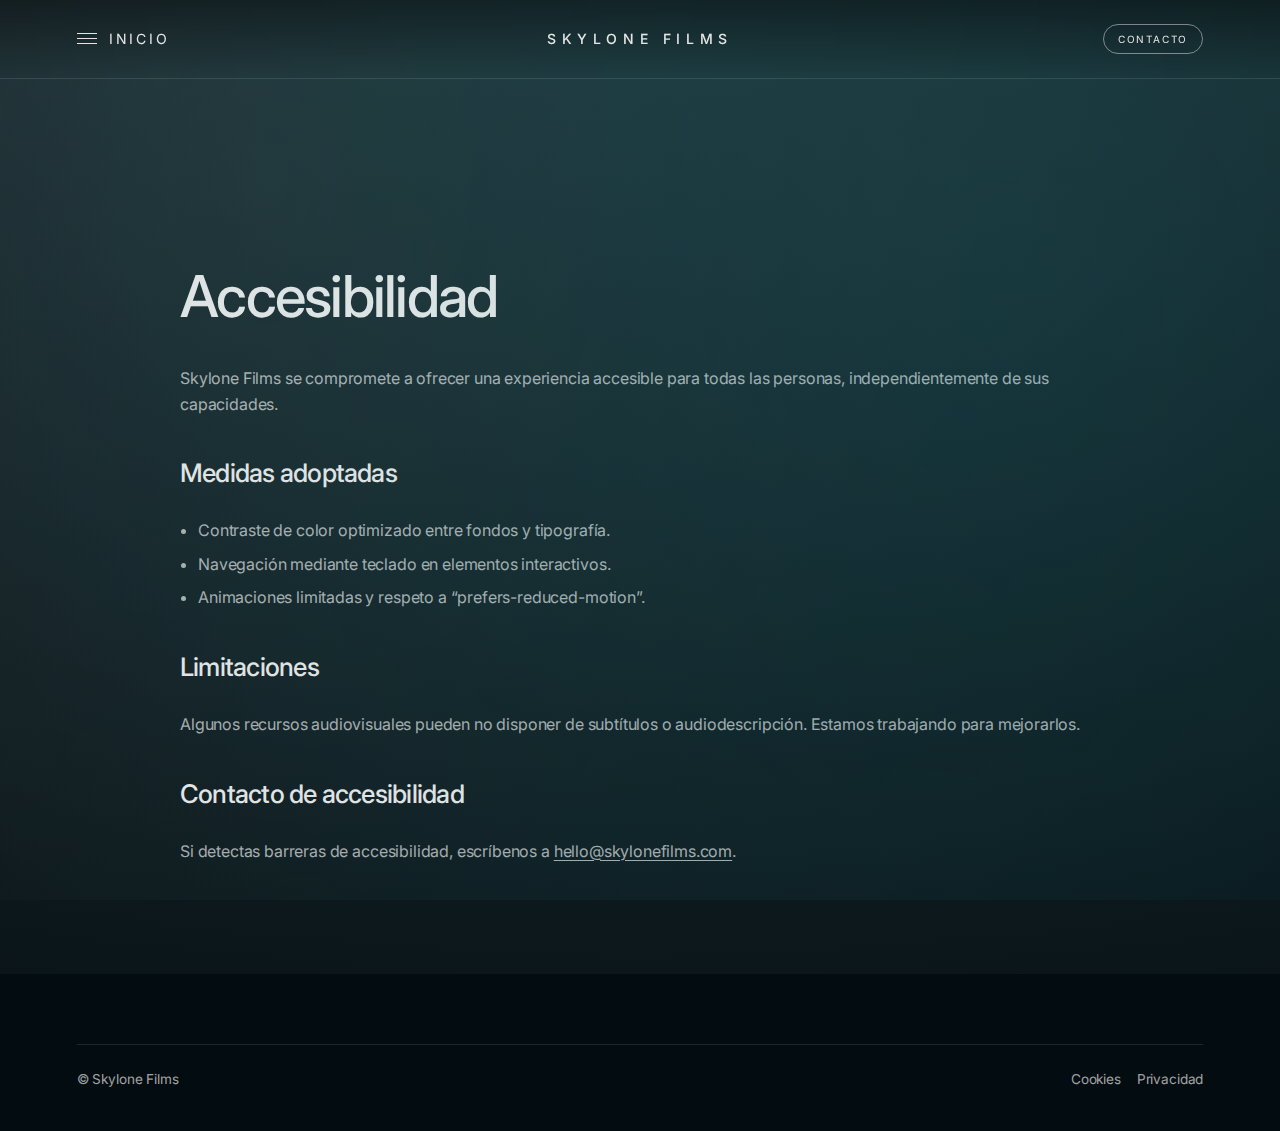
<file: accesibilidad.html>
<!DOCTYPE html>
<html lang="es">
<head>
  <meta charset="UTF-8" />
  <meta name="viewport" content="width=device-width, initial-scale=1.0" />
  <title>Accesibilidad — Skylone Films</title>
  <link rel="preconnect" href="https://fonts.googleapis.com" />
  <link rel="preconnect" href="https://fonts.gstatic.com" crossorigin />
  <link href="https://fonts.googleapis.com/css2?family=Inter:wght@300;400;500;600&display=swap" rel="stylesheet" />
  <link rel="stylesheet" href="styles.css" />
</head>
<body class="theme-light legal-page">
  <header class="nav">
    <a class="nav__menu" href="index.html">
      <span class="nav__icon" aria-hidden="true">
        <span></span>
        <span></span>
        <span></span>
      </span>
      <span>Inicio</span>
    </a>
    <div class="nav__title" aria-label="Skylone Films">SKYLONE FILMS</div>
    <div class="nav__actions">
      <a class="button button--ghost nav__cta" href="mailto:hello@skylonefilms.com">Contacto</a>
    </div>
  </header>

  <main>
    <section>
      <div class="legal-content">
        <h1>Accesibilidad</h1>
        <p>Skylone Films se compromete a ofrecer una experiencia accesible para todas las personas, independientemente de sus capacidades.</p>

        <h2>Medidas adoptadas</h2>
        <ul>
          <li>Contraste de color optimizado entre fondos y tipografía.</li>
          <li>Navegación mediante teclado en elementos interactivos.</li>
          <li>Animaciones limitadas y respeto a “prefers-reduced-motion”.</li>
        </ul>

        <h2>Limitaciones</h2>
        <p>Algunos recursos audiovisuales pueden no disponer de subtítulos o audiodescripción. Estamos trabajando para mejorarlos.</p>

        <h2>Contacto de accesibilidad</h2>
        <p>Si detectas barreras de accesibilidad, escríbenos a <a href="mailto:hello@skylonefilms.com">hello@skylonefilms.com</a>.</p>
      </div>
    </section>
  </main>

  <footer class="footer">
    <div class="footer__bottom">
      <span>© Skylone Films</span>
      <div class="footer__small-links">
        <a href="cookies.html">Cookies</a>
        <a href="privacidad.html">Privacidad</a>
      </div>
    </div>
  </footer>
</body>
</html>
</file>
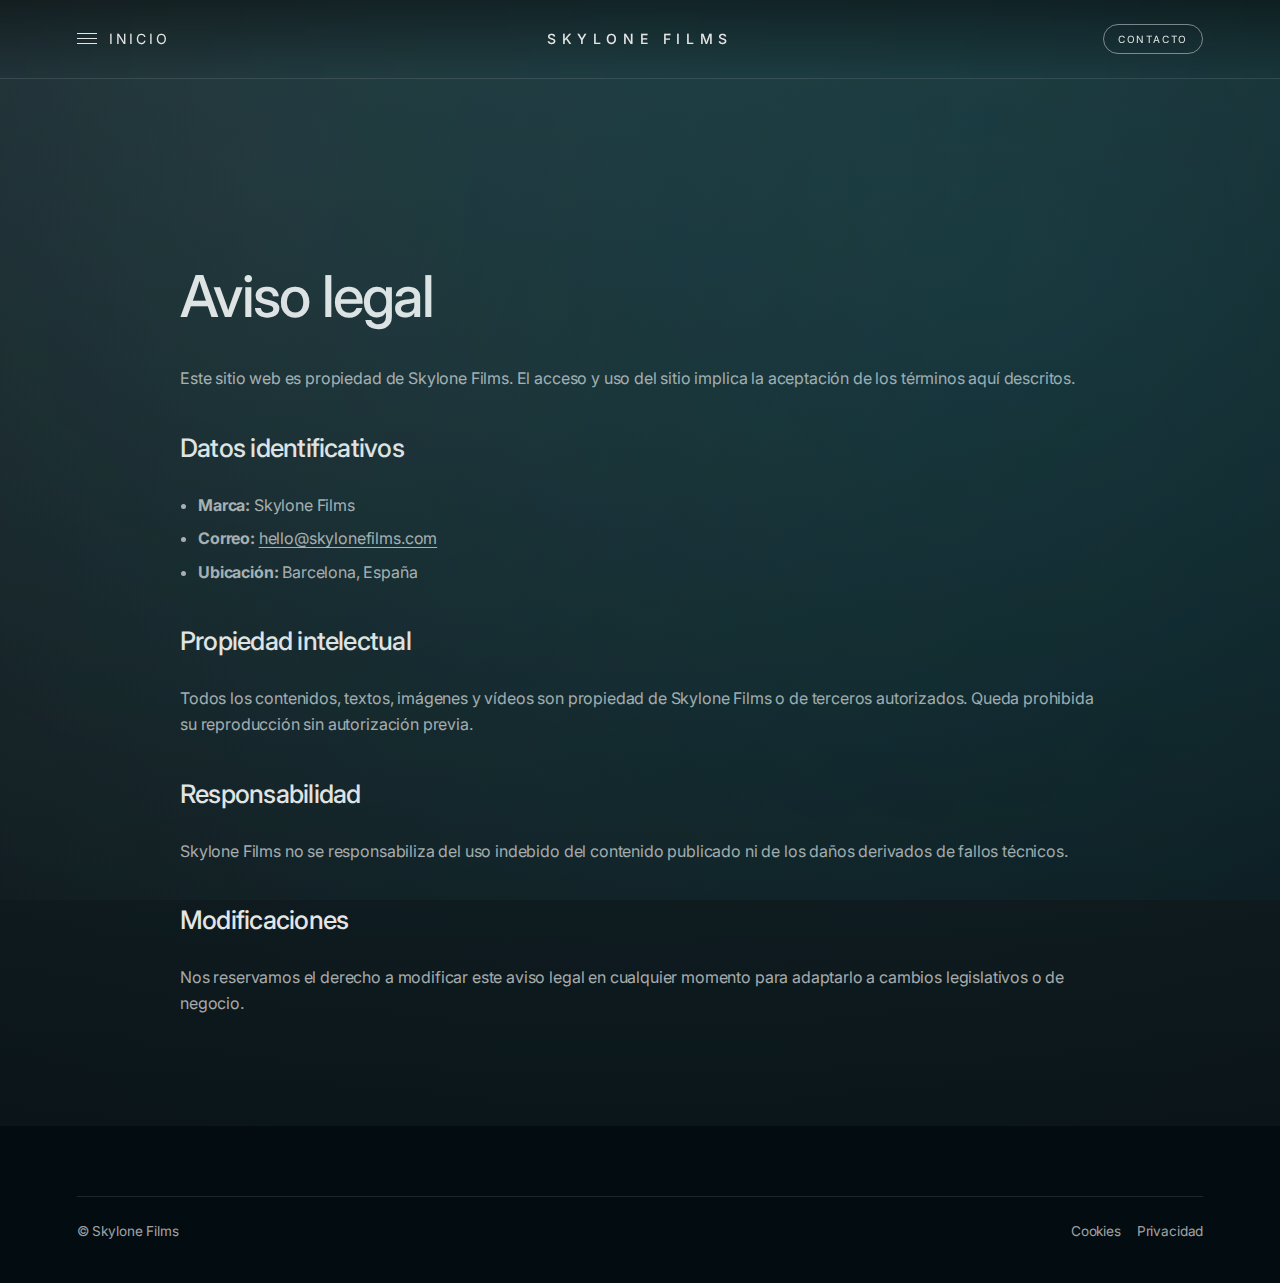
<file: aviso-legal.html>
<!DOCTYPE html>
<html lang="es">
<head>
  <meta charset="UTF-8" />
  <meta name="viewport" content="width=device-width, initial-scale=1.0" />
  <title>Aviso legal — Skylone Films</title>
  <link rel="preconnect" href="https://fonts.googleapis.com" />
  <link rel="preconnect" href="https://fonts.gstatic.com" crossorigin />
  <link href="https://fonts.googleapis.com/css2?family=Inter:wght@300;400;500;600&display=swap" rel="stylesheet" />
  <link rel="stylesheet" href="styles.css" />
</head>
<body class="theme-light legal-page">
  <header class="nav">
    <a class="nav__menu" href="index.html">
      <span class="nav__icon" aria-hidden="true">
        <span></span>
        <span></span>
        <span></span>
      </span>
      <span>Inicio</span>
    </a>
    <div class="nav__title" aria-label="Skylone Films">SKYLONE FILMS</div>
    <div class="nav__actions">
      <a class="button button--ghost nav__cta" href="mailto:hello@skylonefilms.com">Contacto</a>
    </div>
  </header>

  <main>
    <section>
      <div class="legal-content">
        <h1>Aviso legal</h1>
        <p>Este sitio web es propiedad de Skylone Films. El acceso y uso del sitio implica la aceptación de los términos aquí descritos.</p>

        <h2>Datos identificativos</h2>
        <ul>
          <li><strong>Marca:</strong> Skylone Films</li>
          <li><strong>Correo:</strong> <a href="mailto:hello@skylonefilms.com">hello@skylonefilms.com</a></li>
          <li><strong>Ubicación:</strong> Barcelona, España</li>
        </ul>

        <h2>Propiedad intelectual</h2>
        <p>Todos los contenidos, textos, imágenes y vídeos son propiedad de Skylone Films o de terceros autorizados. Queda prohibida su reproducción sin autorización previa.</p>

        <h2>Responsabilidad</h2>
        <p>Skylone Films no se responsabiliza del uso indebido del contenido publicado ni de los daños derivados de fallos técnicos.</p>

        <h2>Modificaciones</h2>
        <p>Nos reservamos el derecho a modificar este aviso legal en cualquier momento para adaptarlo a cambios legislativos o de negocio.</p>
      </div>
    </section>
  </main>

  <footer class="footer">
    <div class="footer__bottom">
      <span>© Skylone Films</span>
      <div class="footer__small-links">
        <a href="cookies.html">Cookies</a>
        <a href="privacidad.html">Privacidad</a>
      </div>
    </div>
  </footer>
</body>
</html>
</file>
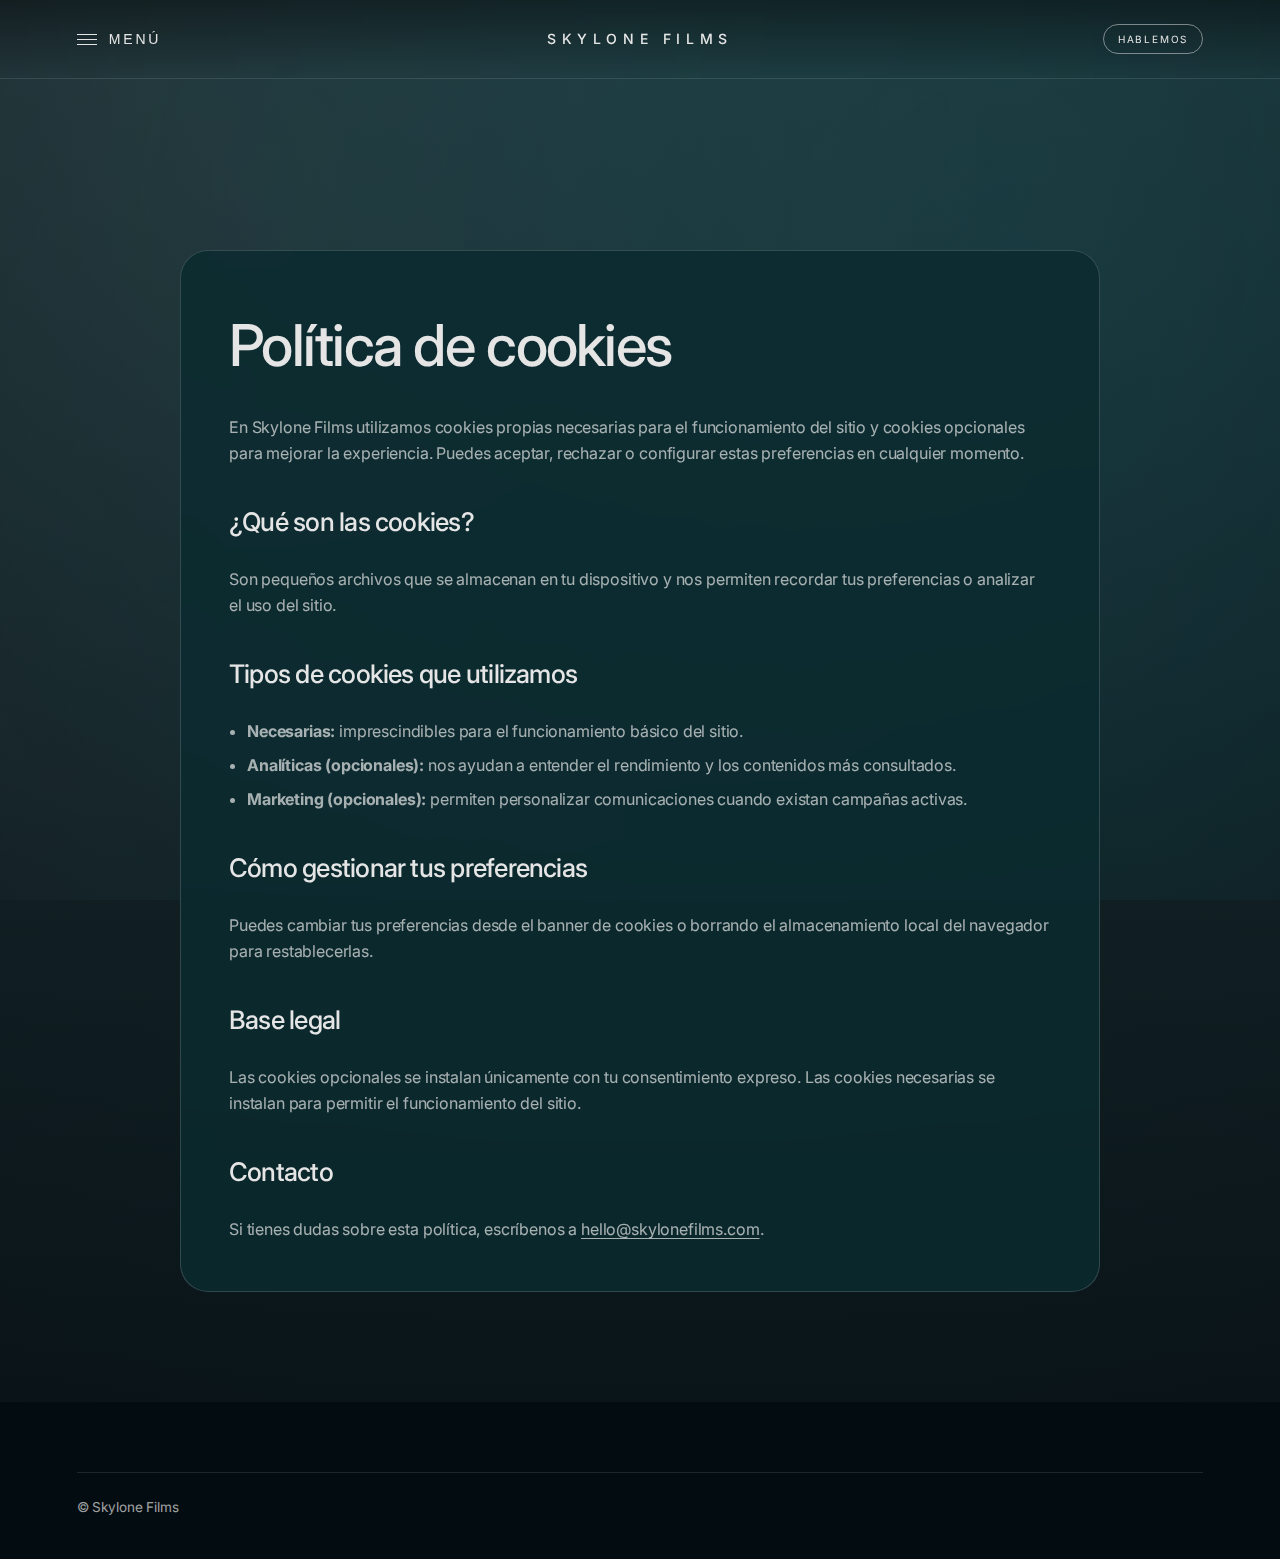
<file: cookies.html>
<!DOCTYPE html>
<html lang="es">
<head>
  <meta charset="UTF-8" />
  <meta name="viewport" content="width=device-width, initial-scale=1.0" />
  <title>Política de Cookies — Skylone Films</title>
  <link rel="preconnect" href="https://fonts.googleapis.com" />
  <link rel="preconnect" href="https://fonts.gstatic.com" crossorigin />
  <link href="https://fonts.googleapis.com/css2?family=Inter:wght@300;400;500;600&display=swap" rel="stylesheet" />
  <link rel="stylesheet" href="styles.css" />
</head>
<body class="theme-dark legal-page">
  <header class="nav">
    <button class="nav__menu" type="button" data-menu-open>
      <span class="nav__icon" aria-hidden="true">
        <span></span>
        <span></span>
        <span></span>
      </span>
      <span>Menú</span>
    </button>
    <div class="nav__title" aria-label="Skylone Films">SKYLONE FILMS</div>
    <div class="nav__actions">
      <a class="button button--ghost nav__cta" href="index.html#contacto">HABLEMOS</a>
    </div>
  </header>

  <div class="menu-overlay" aria-hidden="true" data-menu>
    <div class="menu-overlay__backdrop" data-menu-close></div>
    <div class="menu-overlay__panel" role="dialog" aria-modal="true" aria-label="Menú">
      <button class="menu-overlay__close" type="button" data-menu-close aria-label="Cerrar">×</button>
      <nav class="menu-overlay__links">
        <a href="index.html#trabajos">Trabajos</a>
        <a href="index.html#enfoque-proceso">Enfoque y proceso</a>
        <a href="index.html#contacto">Contacto</a>
      </nav>
    </div>
  </div>

  <main>
    <section>
      <div class="legal-panel legal-content">
        <h1>Política de cookies</h1>
        <p>En Skylone Films utilizamos cookies propias necesarias para el funcionamiento del sitio y cookies opcionales para mejorar la experiencia. Puedes aceptar, rechazar o configurar estas preferencias en cualquier momento.</p>

        <h2>¿Qué son las cookies?</h2>
        <p>Son pequeños archivos que se almacenan en tu dispositivo y nos permiten recordar tus preferencias o analizar el uso del sitio.</p>

        <h2>Tipos de cookies que utilizamos</h2>
        <ul>
          <li><strong>Necesarias:</strong> imprescindibles para el funcionamiento básico del sitio.</li>
          <li><strong>Analíticas (opcionales):</strong> nos ayudan a entender el rendimiento y los contenidos más consultados.</li>
          <li><strong>Marketing (opcionales):</strong> permiten personalizar comunicaciones cuando existan campañas activas.</li>
        </ul>

        <h2>Cómo gestionar tus preferencias</h2>
        <p>Puedes cambiar tus preferencias desde el banner de cookies o borrando el almacenamiento local del navegador para restablecerlas.</p>

        <h2>Base legal</h2>
        <p>Las cookies opcionales se instalan únicamente con tu consentimiento expreso. Las cookies necesarias se instalan para permitir el funcionamiento del sitio.</p>

        <h2>Contacto</h2>
        <p>Si tienes dudas sobre esta política, escríbenos a <a href="mailto:hello@skylonefilms.com">hello@skylonefilms.com</a>.</p>
      </div>
    </section>
  </main>

  <footer class="footer">
    <div class="footer__bottom">
      <span>© Skylone Films</span>
    </div>
  </footer>
  <script src="main.js"></script>
</body>
</html>
</file>
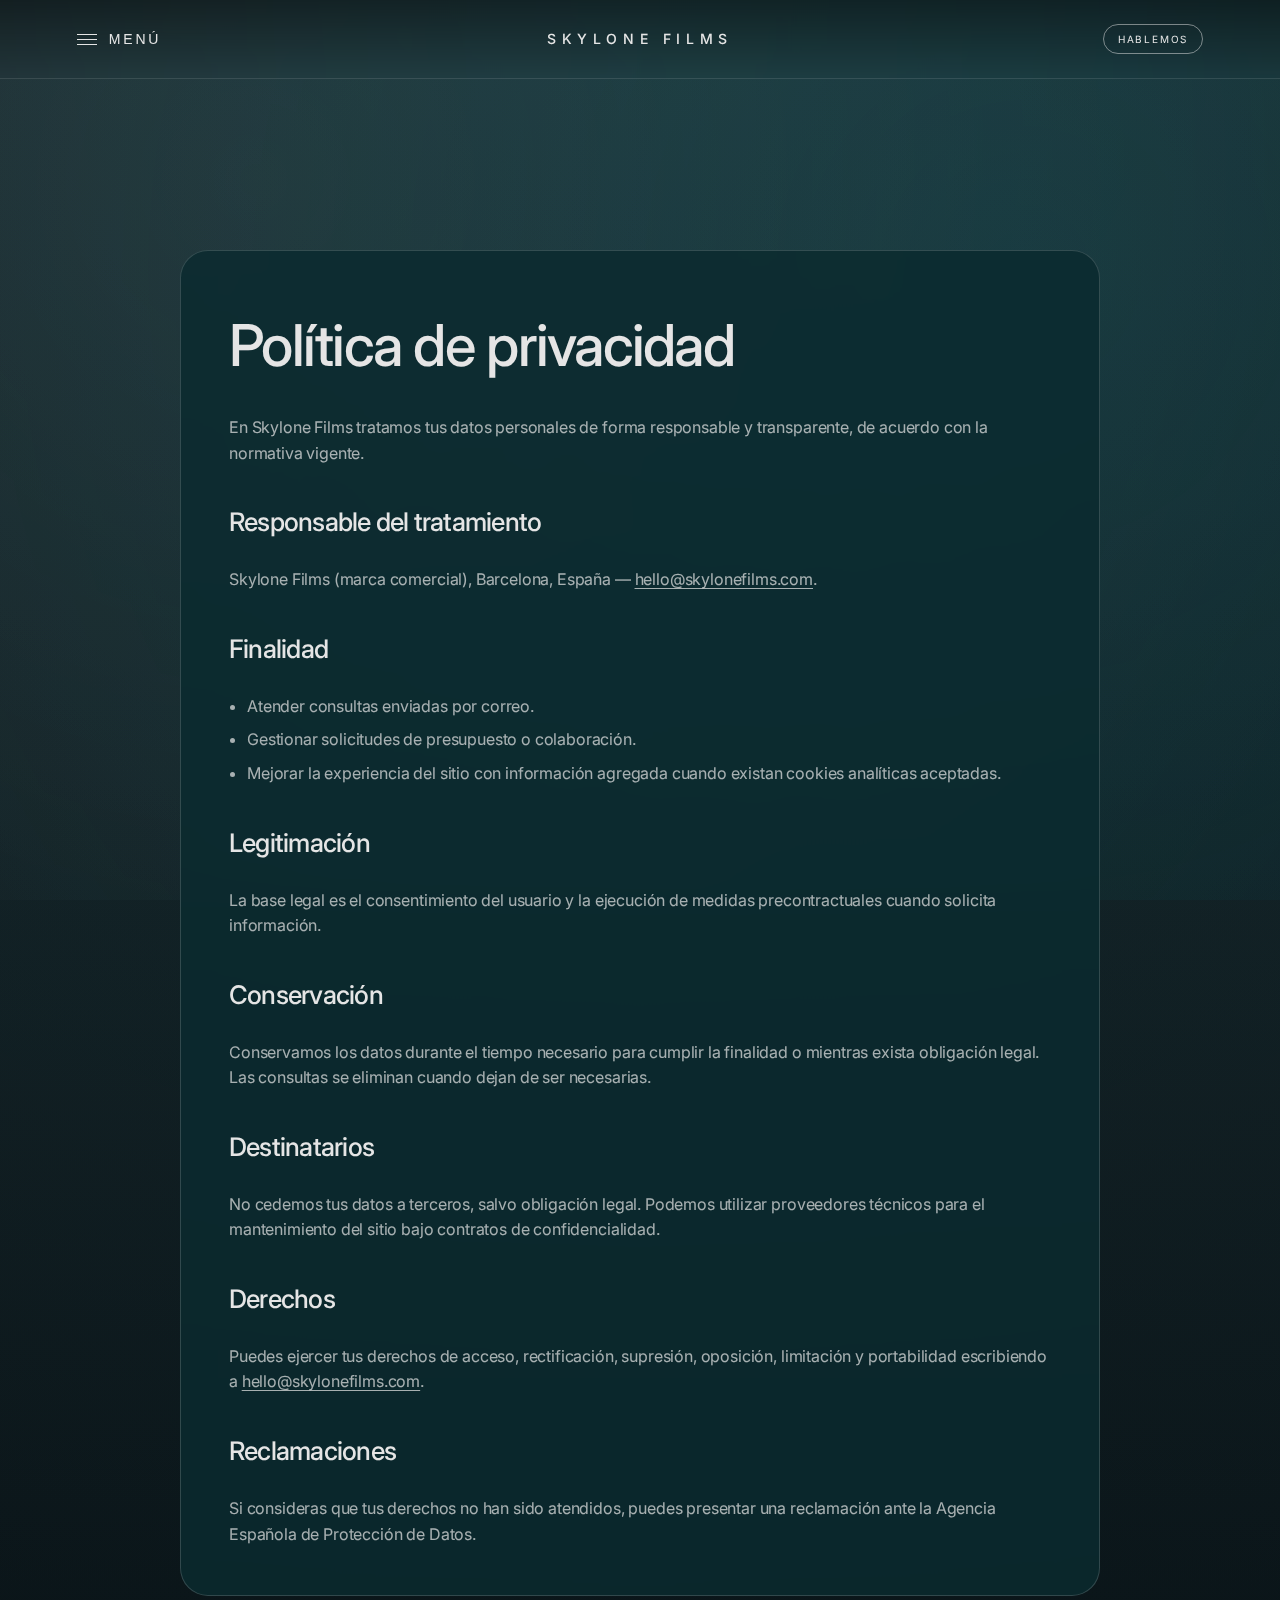
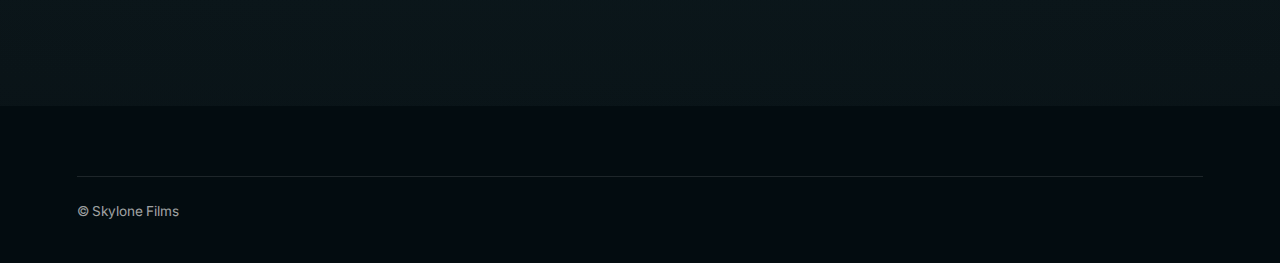
<file: privacidad.html>
<!DOCTYPE html>
<html lang="es">
<head>
  <meta charset="UTF-8" />
  <meta name="viewport" content="width=device-width, initial-scale=1.0" />
  <title>Política de privacidad — Skylone Films</title>
  <link rel="preconnect" href="https://fonts.googleapis.com" />
  <link rel="preconnect" href="https://fonts.gstatic.com" crossorigin />
  <link href="https://fonts.googleapis.com/css2?family=Inter:wght@300;400;500;600&display=swap" rel="stylesheet" />
  <link rel="stylesheet" href="styles.css" />
</head>
<body class="theme-dark legal-page">
  <header class="nav">
    <button class="nav__menu" type="button" data-menu-open>
      <span class="nav__icon" aria-hidden="true">
        <span></span>
        <span></span>
        <span></span>
      </span>
      <span>Menú</span>
    </button>
    <div class="nav__title" aria-label="Skylone Films">SKYLONE FILMS</div>
    <div class="nav__actions">
      <a class="button button--ghost nav__cta" href="index.html#contacto">HABLEMOS</a>
    </div>
  </header>

  <div class="menu-overlay" aria-hidden="true" data-menu>
    <div class="menu-overlay__backdrop" data-menu-close></div>
    <div class="menu-overlay__panel" role="dialog" aria-modal="true" aria-label="Menú">
      <button class="menu-overlay__close" type="button" data-menu-close aria-label="Cerrar">×</button>
      <nav class="menu-overlay__links">
        <a href="index.html#trabajos">Trabajos</a>
        <a href="index.html#enfoque-proceso">Enfoque y proceso</a>
        <a href="index.html#contacto">Contacto</a>
      </nav>
    </div>
  </div>

  <main>
    <section>
      <div class="legal-panel legal-content">
        <h1>Política de privacidad</h1>
        <p>En Skylone Films tratamos tus datos personales de forma responsable y transparente, de acuerdo con la normativa vigente.</p>

        <h2>Responsable del tratamiento</h2>
        <p>Skylone Films (marca comercial), Barcelona, España — <a href="mailto:hello@skylonefilms.com">hello@skylonefilms.com</a>.</p>

        <h2>Finalidad</h2>
        <ul>
          <li>Atender consultas enviadas por correo.</li>
          <li>Gestionar solicitudes de presupuesto o colaboración.</li>
          <li>Mejorar la experiencia del sitio con información agregada cuando existan cookies analíticas aceptadas.</li>
        </ul>

        <h2>Legitimación</h2>
        <p>La base legal es el consentimiento del usuario y la ejecución de medidas precontractuales cuando solicita información.</p>

        <h2>Conservación</h2>
        <p>Conservamos los datos durante el tiempo necesario para cumplir la finalidad o mientras exista obligación legal. Las consultas se eliminan cuando dejan de ser necesarias.</p>

        <h2>Destinatarios</h2>
        <p>No cedemos tus datos a terceros, salvo obligación legal. Podemos utilizar proveedores técnicos para el mantenimiento del sitio bajo contratos de confidencialidad.</p>

        <h2>Derechos</h2>
        <p>Puedes ejercer tus derechos de acceso, rectificación, supresión, oposición, limitación y portabilidad escribiendo a <a href="mailto:hello@skylonefilms.com">hello@skylonefilms.com</a>.</p>

        <h2>Reclamaciones</h2>
        <p>Si consideras que tus derechos no han sido atendidos, puedes presentar una reclamación ante la Agencia Española de Protección de Datos.</p>
      </div>
    </section>
  </main>

  <footer class="footer">
    <div class="footer__bottom">
      <span>© Skylone Films</span>
    </div>
  </footer>
  <script src="main.js"></script>
</body>
</html>
</file>
<file: styles.css>
:root {
  --accent: #00a4b4;
  --accent-drama: #ff3b2e;
  --bg-light: #f4f6f6;
  --bg-dark: #03131a;
  --panel-dark: #0a2a2f;
  --text-dark: #03131a;
  --text-light: #e5e5e5;
  --max-width: 1200px;
}

* {
  box-sizing: border-box;
  margin: 0;
  padding: 0;
}

body {
  font-family: "Inter", sans-serif;
  background: var(--bg);
  color: var(--text);
  min-height: 100vh;
  line-height: 1.6;
  letter-spacing: -0.01em;
  transition: background 0.8s ease, color 0.8s ease;
}

body.no-transition,
body.no-transition * {
  transition: none !important;
}

body.bg-hero {
  --bg: var(--bg-dark);
  --text: var(--text-light);
  --text-muted: rgba(229, 229, 229, 0.7);
  --panel: rgba(10, 42, 47, 0.9);
  --border: rgba(229, 229, 229, 0.14);
  --nav-bg: transparent;
  --nav-text: #ffffff;
  --nav-border: rgba(229, 229, 229, 0.28);
  --work-bg: #ffffff;
  --work-text: #03131a;
  --work-border: rgba(3, 19, 26, 0.12);
  --work-panel: #ffffff;
  --work-category: rgba(3, 19, 26, 0.7);
}

body.bg-works-dark {
  --bg: var(--bg-dark);
  --text: var(--text-light);
  --text-muted: rgba(229, 229, 229, 0.7);
  --panel: rgba(10, 42, 47, 0.9);
  --border: rgba(229, 229, 229, 0.14);
  --nav-bg: transparent;
  --nav-text: #ffffff;
  --nav-border: rgba(229, 229, 229, 0.28);
  --work-bg: #04141b;
  --work-text: #e5e5e5;
  --work-border: rgba(229, 229, 229, 0.16);
  --work-panel: rgba(10, 42, 47, 0.85);
  --work-category: rgba(229, 229, 229, 0.7);
}

body.bg-light {
  --bg: var(--bg-light);
  --text: var(--text-dark);
  --text-muted: rgba(3, 19, 26, 0.7);
  --panel: #ffffff;
  --border: rgba(3, 19, 26, 0.12);
  --nav-bg: transparent;
  --nav-text: var(--text-dark);
  --nav-border: rgba(3, 19, 26, 0.2);
  --work-bg: #ffffff;
  --work-text: #03131a;
  --work-border: rgba(3, 19, 26, 0.12);
  --work-panel: #ffffff;
  --work-category: rgba(3, 19, 26, 0.7);
}

body.bg-focus-dark {
  --bg: var(--bg-dark);
  --text: var(--text-light);
  --text-muted: rgba(229, 229, 229, 0.7);
  --panel: rgba(10, 42, 47, 0.9);
  --border: rgba(229, 229, 229, 0.14);
  --nav-bg: transparent;
  --nav-text: #ffffff;
  --nav-border: rgba(229, 229, 229, 0.28);
  --work-bg: #ffffff;
  --work-text: #03131a;
  --work-border: rgba(3, 19, 26, 0.12);
  --work-panel: #ffffff;
  --work-category: rgba(3, 19, 26, 0.7);
}

h1,
h2,
h3 {
  font-weight: 500;
  letter-spacing: -0.03em;
}

a {
  color: inherit;
  text-decoration: none;
}

a:focus-visible,
button:focus-visible {
  outline: 2px solid var(--accent);
  outline-offset: 3px;
}

a:focus:not(:focus-visible),
button:focus:not(:focus-visible) {
  outline: none;
}

main {
  padding-top: 0;
}

.legal-page main {
  padding-top: 140px;
}

.legal-page {
  background: radial-gradient(circle at top, rgba(0, 164, 180, 0.08), rgba(0, 0, 0, 0)),
    linear-gradient(180deg, rgba(4, 16, 20, 0.9), rgba(3, 12, 16, 0.98));
  color: var(--text-light);
  position: relative;
}

.legal-page::before {
  content: "";
  position: fixed;
  inset: 0;
  background: radial-gradient(circle at 20% 20%, rgba(255, 255, 255, 0.08), rgba(0, 0, 0, 0)),
    radial-gradient(circle at 80% 30%, rgba(0, 164, 180, 0.18), rgba(0, 0, 0, 0));
  opacity: 0.6;
  pointer-events: none;
}

section {
  padding: 110px 6vw;
}

.section-inner {
  max-width: var(--max-width);
  margin: 0 auto;
}

.section-header {
  display: flex;
  flex-direction: column;
  gap: 12px;
  margin-bottom: 40px;
}

.section-label {
  text-transform: uppercase;
  letter-spacing: 0.3em;
  font-size: 11px;
  color: var(--accent);
}

.legal-content {
  max-width: 920px;
  margin: 0 auto;
  display: flex;
  flex-direction: column;
  gap: 24px;
}

.legal-panel {
  background: rgba(10, 42, 47, 0.85);
  border: 1px solid rgba(229, 229, 229, 0.18);
  border-radius: 28px;
  padding: clamp(28px, 4vw, 48px);
  backdrop-filter: blur(14px);
}

.legal-content h1 {
  font-size: clamp(2.4rem, 5vw, 3.6rem);
}

.legal-content h2 {
  font-size: 1.6rem;
  margin-top: 12px;
}

.legal-content p,
.legal-content li {
  color: var(--text-muted);
}

.legal-page .legal-content p,
.legal-page .legal-content li {
  color: rgba(229, 229, 229, 0.72);
}

.legal-page .nav {
  border-bottom: 1px solid rgba(229, 229, 229, 0.12);
}

.legal-content ul {
  padding-left: 18px;
  display: grid;
  gap: 8px;
}

.legal-content a {
  color: inherit;
  text-decoration: underline;
  text-underline-offset: 3px;
}

.nav {
  position: fixed;
  top: 0;
  left: 0;
  right: 0;
  display: grid;
  grid-template-columns: 1fr auto 1fr;
  align-items: center;
  padding: 24px 6vw;
  background: var(--nav-bg);
  border-bottom: 1px solid transparent;
  backdrop-filter: blur(12px);
  z-index: 10;
  color: var(--nav-text);
}

.nav::before {
  content: "";
  position: absolute;
  inset: 0;
  background: linear-gradient(180deg, rgba(0, 0, 0, 0.65), rgba(0, 0, 0, 0));
  opacity: 0.65;
  pointer-events: none;
  z-index: -1;
}

.nav__menu {
  display: inline-flex;
  align-items: center;
  gap: 12px;
  background: transparent;
  border: none;
  font-size: 14px;
  text-transform: uppercase;
  letter-spacing: 0.2em;
  cursor: pointer;
  color: inherit;
}

.nav__menu:focus-visible,
.menu-overlay__close:focus-visible {
  outline: none;
  box-shadow: 0 0 0 2px rgba(0, 164, 180, 0.6);
  border-radius: 999px;
}

.nav__icon {
  display: inline-flex;
  flex-direction: column;
  gap: 4px;
}

.nav__icon span {
  width: 20px;
  height: 1px;
  background: currentColor;
  display: block;
  transition: transform 0.3s ease, opacity 0.3s ease;
}

.nav__title {
  text-align: center;
  font-size: 14px;
  letter-spacing: 0.4em;
  font-weight: 500;
}

.nav__actions {
  display: flex;
  justify-content: flex-end;
  align-items: center;
  gap: 16px;
}

.button {
  display: inline-flex;
  align-items: center;
  justify-content: center;
  padding: 10px 24px;
  border-radius: 999px;
  font-size: 12px;
  letter-spacing: 0.2em;
  text-transform: uppercase;
  border: 1px solid transparent;
  background: transparent;
  transition: transform 0.3s ease, border-color 0.3s ease, color 0.3s ease;
}

.button--primary {
  border-color: var(--accent);
  color: var(--text);
  background: rgba(0, 164, 180, 0.08);
}

.button--secondary {
  border-color: var(--border);
  color: var(--text);
}

.button--ghost {
  border-color: var(--nav-border);
  color: inherit;
}

.button--editorial {
  border-color: rgba(229, 229, 229, 0.5);
  color: #e5e5e5;
  padding: 8px 20px;
}

.button:hover {
  transform: translateY(-2px);
  border-color: var(--accent);
}

.nav__cta {
  padding: 6px 14px;
  font-size: 10px;
  letter-spacing: 0.18em;
  border-color: rgba(229, 229, 229, 0.5);
}

.menu-overlay {
  position: fixed;
  inset: 0;
  opacity: 0;
  visibility: hidden;
  pointer-events: none;
  transition: opacity 0.8s ease, visibility 0s linear 0.8s;
  z-index: 20;
}

.menu-overlay.is-open {
  opacity: 1;
  visibility: visible;
  pointer-events: auto;
  transition: opacity 0.8s ease;
}

.menu-overlay__backdrop {
  position: absolute;
  inset: 0;
  background: rgba(3, 19, 26, 0.72);
  backdrop-filter: blur(10px);
  opacity: 0;
  transition: opacity 0.8s ease;
}

.menu-overlay.is-open .menu-overlay__backdrop {
  opacity: 1;
}

.menu-overlay__panel {
  position: absolute;
  top: 0;
  right: 0;
  height: 100%;
  width: 25vw;
  display: flex;
  flex-direction: column;
  justify-content: center;
  padding: 0 4vw;
  color: var(--text-light);
  background: rgba(3, 19, 26, 0.55);
  backdrop-filter: blur(14px);
  transform: translateX(24px);
  opacity: 0;
  transition: transform 0.8s ease, opacity 0.8s ease;
}

.menu-overlay.is-open .menu-overlay__panel {
  transform: translateX(0);
  opacity: 1;
}

.menu-open .nav__icon span:nth-child(1) {
  transform: translateY(5px) rotate(45deg);
}

.menu-open .nav__icon span:nth-child(2) {
  opacity: 0;
}

.menu-open .nav__icon span:nth-child(3) {
  transform: translateY(-5px) rotate(-45deg);
}

.menu-overlay__close {
  position: absolute;
  top: 28px;
  right: 2vw;
  background: transparent;
  border: none;
  color: inherit;
  font-size: 32px;
  cursor: pointer;
}

.menu-overlay__close:focus-visible {
  outline: none;
}

.menu-overlay__links {
  display: flex;
  flex-direction: column;
  gap: 28px;
  font-size: clamp(1.6rem, 4.2vw, 2.6rem);
  letter-spacing: 0.01em;
}

.menu-overlay__links a {
  white-space: nowrap;
  opacity: 0;
  transform: translateY(8px);
  transition: opacity 0.6s ease, transform 0.6s ease;
}

.menu-overlay.is-open .menu-overlay__links a {
  opacity: 1;
  transform: translateY(0);
}

.menu-overlay.is-open .menu-overlay__links a:nth-child(1) {
  transition-delay: 0.16s;
}

.menu-overlay.is-open .menu-overlay__links a:nth-child(2) {
  transition-delay: 0.24s;
}

.menu-overlay.is-open .menu-overlay__links a:nth-child(3) {
  transition-delay: 0.32s;
}

.menu-overlay.is-open .menu-overlay__links a:nth-child(4) {
  transition-delay: 0.4s;
}

.hero {
  min-height: 100vh;
  height: 100vh;
  width: 100vw;
  position: relative;
  display: flex;
  align-items: center;
  padding: 0;
  overflow: hidden;
  color: var(--text-light);
}

.hero__media {
  position: absolute;
  inset: 0;
  z-index: 0;
}

.hero__video {
  width: 100%;
  height: 100%;
  object-fit: cover;
  display: block;
}

.fake-video {
  position: absolute;
  inset: 0;
  background-image:
    radial-gradient(circle at 20% 20%, rgba(255, 255, 255, 0.18), rgba(0, 0, 0, 0)),
    radial-gradient(circle at 80% 30%, rgba(0, 164, 180, 0.35), rgba(0, 0, 0, 0)),
    linear-gradient(120deg, rgba(4, 16, 20, 0.8), rgba(3, 19, 26, 0.95));
  background-size: 140% 140%;
  background-position: 0% 50%;
  animation: fake-video-pan 18s ease-in-out infinite;
  overflow: hidden;
}

.fake-video::before {
  content: "";
  position: absolute;
  inset: -20%;
  background-image: repeating-linear-gradient(
      0deg,
      rgba(255, 255, 255, 0.04) 0px,
      rgba(255, 255, 255, 0.04) 1px,
      rgba(0, 0, 0, 0.05) 2px,
      rgba(0, 0, 0, 0.05) 3px
    );
  opacity: 0.4;
  mix-blend-mode: soft-light;
  animation: fake-video-grain 4s steps(2) infinite;
}

.fake-video::after {
  content: "";
  position: absolute;
  inset: 0;
  background: radial-gradient(circle at center, rgba(0, 0, 0, 0) 40%, rgba(0, 0, 0, 0.65) 100%);
  opacity: 0.6;
}

.fake-video--hero {
  filter: saturate(1.1) contrast(1.05);
}

.hero__top-gradient {
  position: absolute;
  top: 0;
  left: 0;
  right: 0;
  height: 200px;
  background: linear-gradient(180deg, rgba(0, 0, 0, 0.75), rgba(0, 0, 0, 0));
  z-index: 1;
  pointer-events: none;
}

.hero__overlay {
  position: absolute;
  inset: 0;
  background: linear-gradient(180deg, rgba(3, 19, 26, 0.45), rgba(3, 19, 26, 0.8));
  z-index: 1;
}

.hero__content {
  position: relative;
  z-index: 2;
  max-width: 720px;
  padding: 0 6vw;
}

.hero h1 {
  font-size: clamp(3rem, 8vw, 5.8rem);
  margin-bottom: 20px;
}

.hero__subtitle {
  font-size: 1.15rem;
  max-width: 520px;
  color: rgba(229, 229, 229, 0.7);
}

.hero__actions {
  margin-top: 32px;
  display: flex;
  gap: 16px;
  flex-wrap: wrap;
}

.hero .button--ghost {
  border-color: rgba(229, 229, 229, 0.5);
  color: #ffffff;
}

.reveal {
  opacity: 0;
  transform: translateY(16px);
  transition: opacity 0.6s ease, transform 0.6s ease;
}

.reveal.is-visible {
  opacity: 1;
  transform: translateY(0);
}

.que-hacemos {
  background: radial-gradient(circle at top, rgba(0, 164, 180, 0.1), rgba(0, 0, 0, 0)),
    linear-gradient(180deg, rgba(3, 19, 26, 0.96), rgba(3, 19, 26, 0.92));
}

.que-hacemos h2 {
  font-size: clamp(2.1rem, 4vw, 3.2rem);
}

.que-hacemos__intro {
  max-width: 620px;
  color: var(--text-muted);
}

.que-hacemos__grid {
  display: grid;
  grid-template-columns: repeat(6, minmax(0, 1fr));
  gap: 12px;
}

.que-hacemos__card {
  border-radius: 16px;
  border: 1px solid rgba(229, 229, 229, 0.08);
  background: rgba(5, 20, 26, 0.3);
  padding: 14px 12px;
  display: flex;
  flex-direction: column;
  align-items: flex-start;
  gap: 6px;
  transition: opacity 0.2s ease;
}

.que-hacemos__card h3 {
  font-size: 0.98rem;
  letter-spacing: 0.01em;
}

.que-hacemos__detail {
  font-size: 0.82rem;
  color: rgba(229, 229, 229, 0.7);
}

.que-hacemos__icon {
  width: 28px;
  height: 28px;
  border-radius: 10px;
  display: inline-flex;
  align-items: center;
  justify-content: center;
  background: rgba(0, 164, 180, 0.16);
  color: #ffffff;
  font-size: 0.85rem;
  letter-spacing: 0.08em;
}

.que-hacemos__card:hover,
.que-hacemos__card:focus-within {
  opacity: 0.78;
}

.que-hacemos__card:hover h3,
.que-hacemos__card:focus-within h3 {
  text-decoration: underline;
  text-underline-offset: 4px;
}

@media (max-width: 980px) {
  .que-hacemos__grid {
    grid-template-columns: repeat(3, minmax(0, 1fr));
    gap: 14px;
  }
}

@media (max-width: 720px) {
  .que-hacemos__grid {
    grid-auto-flow: column;
    grid-auto-columns: minmax(140px, 1fr);
    grid-template-columns: none;
    overflow-x: auto;
    padding-bottom: 8px;
    scroll-snap-type: x mandatory;
    scrollbar-width: thin;
  }

  .que-hacemos__card {
    scroll-snap-align: start;
  }
}

.about h2,
.work h2,
.focus h2,
.process h2,
.contact h2 {
  font-size: clamp(2.2rem, 4vw, 3.4rem);
}

.about p {
  margin-top: 20px;
  max-width: 760px;
  font-size: 1.05rem;
  color: var(--text-muted);
}

.work__grid {
  display: grid;
  grid-template-columns: repeat(2, minmax(0, 1fr));
  gap: 32px;
}

.work-card {
  border-radius: 26px;
  overflow: hidden;
  border: 1px solid var(--work-border, rgba(3, 19, 26, 0.12));
  background: var(--work-panel, #ffffff);
  cursor: pointer;
  display: flex;
  flex-direction: column;
  min-height: 72vh;
  transition: transform 0.4s ease, border-color 0.4s ease, box-shadow 0.4s ease;
  position: relative;
  opacity: 0;
  transform: translateY(20px);
}

.work.is-active .work-card {
  opacity: 1;
  transform: translateY(0);
}

.work.is-active .work-card:nth-child(2) {
  transition-delay: 0.1s;
}

.work.is-active .work-card:nth-child(3) {
  transition-delay: 0.2s;
}

.work.is-active .work-card:nth-child(4) {
  transition-delay: 0.3s;
}

.work-card__media {
  position: relative;
  flex: 1;
  min-height: 320px;
  background: #0b0f12;
}

.work-card__media::before,
.work-card__media::after {
  content: "";
  position: absolute;
  left: 0;
  right: 0;
  height: 40%;
  z-index: 1;
  pointer-events: none;
}

.work-card__media::before {
  top: 0;
  background: linear-gradient(180deg, rgba(0, 0, 0, 0.65), rgba(0, 0, 0, 0));
}

.work-card__media::after {
  bottom: 0;
  background: linear-gradient(0deg, rgba(0, 0, 0, 0.65), rgba(0, 0, 0, 0));
}

.work-card__image,
.work-card__video-fake {
  position: absolute;
  inset: 0;
  width: 100%;
  height: 100%;
  object-fit: cover;
  transition: opacity 0.4s ease;
  overflow: hidden;
}

.work-card__image,
.work-card__video-fake {
  z-index: 0;
}

.work-card__image {
  background-size: 140% 140%;
  background-position: 0% 50%;
  filter: saturate(1.05) contrast(1.05);
}

.work-card__image--one {
  background-image:
    radial-gradient(circle at 20% 20%, rgba(255, 255, 255, 0.28), rgba(0, 0, 0, 0)),
    linear-gradient(135deg, rgba(10, 42, 47, 0.2), rgba(3, 10, 16, 0.95));
}

.work-card__image--two {
  background-image:
    radial-gradient(circle at 80% 20%, rgba(255, 255, 255, 0.22), rgba(0, 0, 0, 0)),
    linear-gradient(140deg, rgba(0, 164, 180, 0.2), rgba(2, 8, 12, 0.95));
}

.work-card__image--three {
  background-image:
    radial-gradient(circle at 30% 70%, rgba(255, 255, 255, 0.25), rgba(0, 0, 0, 0)),
    linear-gradient(160deg, rgba(255, 59, 46, 0.18), rgba(2, 8, 12, 0.96));
}

.work-card__image--four {
  background-image:
    radial-gradient(circle at 75% 60%, rgba(255, 255, 255, 0.2), rgba(0, 0, 0, 0)),
    linear-gradient(160deg, rgba(0, 80, 100, 0.25), rgba(1, 7, 12, 0.98));
}

.work-card__image::before,
.work-card__video-fake::before {
  content: "";
  position: absolute;
  inset: -30%;
  background-image: repeating-linear-gradient(
      0deg,
      rgba(255, 255, 255, 0.04) 0px,
      rgba(255, 255, 255, 0.04) 1px,
      rgba(0, 0, 0, 0.05) 2px,
      rgba(0, 0, 0, 0.05) 3px
    );
  opacity: 0.35;
  mix-blend-mode: soft-light;
  animation: fake-video-grain 3s steps(2) infinite;
}

.work-card__video-fake {
  opacity: 0;
  background-size: 160% 160%;
  background-position: 20% 50%;
  animation: fake-video-pan 12s ease-in-out infinite;
}

.work-card__video-fake--one {
  background-image:
    radial-gradient(circle at 40% 30%, rgba(255, 255, 255, 0.18), rgba(0, 0, 0, 0)),
    linear-gradient(130deg, rgba(0, 164, 180, 0.3), rgba(3, 12, 18, 0.95));
}

.work-card__video-fake--two {
  background-image:
    radial-gradient(circle at 60% 20%, rgba(255, 255, 255, 0.2), rgba(0, 0, 0, 0)),
    linear-gradient(130deg, rgba(255, 59, 46, 0.2), rgba(3, 12, 18, 0.95));
}

.work-card__video-fake--three {
  background-image:
    radial-gradient(circle at 30% 50%, rgba(255, 255, 255, 0.2), rgba(0, 0, 0, 0)),
    linear-gradient(140deg, rgba(0, 80, 100, 0.25), rgba(3, 12, 18, 0.95));
}

.work-card__video-fake--four {
  background-image:
    radial-gradient(circle at 70% 50%, rgba(255, 255, 255, 0.18), rgba(0, 0, 0, 0)),
    linear-gradient(140deg, rgba(0, 164, 180, 0.25), rgba(2, 8, 12, 0.96));
}

.work-card.is-hovered .work-card__video-fake {
  opacity: 1;
}

.work-card.is-hovered .work-card__image {
  opacity: 0;
}

.work-card__info {
  position: absolute;
  top: 24px;
  left: 24px;
  z-index: 2;
  color: #e5e5e5;
  display: flex;
  flex-direction: column;
  gap: 10px;
}

.work-card__category {
  text-transform: uppercase;
  letter-spacing: 0.3em;
  font-size: 11px;
  color: rgba(229, 229, 229, 0.7);
}

.work-card__info h3 {
  margin-top: 2px;
  font-size: 1.6rem;
}

.work-card__cta {
  display: inline-flex;
  align-items: center;
  gap: 10px;
  font-size: 12px;
  letter-spacing: 0.2em;
  text-transform: uppercase;
  color: #ffffff;
  opacity: 0;
  transform: translateY(6px);
  transition: opacity 0.3s ease, transform 0.3s ease;
}

.work-card__arrow {
  font-size: 1.6rem;
  line-height: 1;
}

.work-card__cta-text {
  font-size: 10px;
  letter-spacing: 0.24em;
}

.work-card.is-hovered {
  transform: translateY(-8px);
  border-color: rgba(0, 164, 180, 0.5);
  box-shadow: 0 18px 40px rgba(0, 0, 0, 0.25);
}

.work-card.is-hovered .work-card__cta {
  opacity: 1;
  transform: translateY(0);
}

.work {
  background: var(--work-bg);
  color: var(--work-text);
  transition: background 0.9s ease, color 0.9s ease;
}

.work .section-label {
  color: var(--work-text);
  opacity: 0.7;
}

.work .section-header h2 {
  color: var(--work-text);
}

.work .work-card {
  border-color: var(--work-border);
  background: var(--work-panel);
}

.work .work-card__category {
  color: var(--work-category);
}

.focus__blocks {
  display: grid;
  grid-template-columns: repeat(auto-fit, minmax(240px, 1fr));
  gap: 32px;
}

.focus__process-header {
  margin-top: 60px;
}

.focus__block {
  border-top: 1px solid var(--border);
  padding-top: 24px;
}

.focus__block h3 {
  font-size: 1.4rem;
  margin-bottom: 12px;
}

.focus__block p {
  color: var(--text-muted);
}

.process__steps {
  display: grid;
  grid-template-columns: repeat(auto-fit, minmax(220px, 1fr));
  gap: 28px;
}

.process__step {
  border-top: 1px solid var(--border);
  padding-top: 20px;
}

.process__step span {
  color: var(--accent-drama);
  font-size: 12px;
  letter-spacing: 0.2em;
}

.process__step h3 {
  margin: 16px 0 10px;
  font-size: 1.3rem;
}

.process__step p {
  color: var(--text-muted);
}

.contact {
  padding-bottom: 140px;
  position: relative;
  overflow: hidden;
}

.contact__inner {
  border: 1px solid rgba(229, 229, 229, 0.16);
  padding: clamp(32px, 5vw, 60px);
  border-radius: 28px;
  background: rgba(3, 19, 26, 0.45);
  backdrop-filter: blur(12px);
  display: flex;
  flex-direction: column;
  gap: 22px;
  position: relative;
  z-index: 1;
}

.contact__backdrop {
  position: absolute;
  inset: 0;
  background-image:
    radial-gradient(circle at 20% 20%, rgba(255, 255, 255, 0.25), rgba(0, 0, 0, 0)),
    radial-gradient(circle at 80% 30%, rgba(0, 164, 180, 0.35), rgba(0, 0, 0, 0)),
    linear-gradient(140deg, rgba(4, 16, 20, 0.7), rgba(1, 6, 9, 0.95));
  background-size: 160% 160%;
  background-position: 30% 40%;
  opacity: 1;
  z-index: 0;
}

.contact__backdrop::before {
  content: "";
  position: absolute;
  inset: -25%;
  background-image: repeating-linear-gradient(
      0deg,
      rgba(255, 255, 255, 0.04) 0px,
      rgba(255, 255, 255, 0.04) 1px,
      rgba(0, 0, 0, 0.05) 2px,
      rgba(0, 0, 0, 0.05) 3px
    );
  opacity: 0.35;
  mix-blend-mode: soft-light;
}

.contact__backdrop::after {
  content: "";
  position: absolute;
  inset: 0;
  background: rgba(3, 19, 26, 0.3);
  backdrop-filter: blur(16px);
}

.contact__inner p {
  color: var(--text-muted);
  max-width: 520px;
}

.contact__actions {
  display: flex;
  gap: 16px;
  flex-wrap: wrap;
}

.footer {
  background: #030c10;
  color: rgba(229, 229, 229, 0.7);
  padding: 70px 6vw 40px;
}

.footer__grid {
  max-width: var(--max-width);
  margin: 0 auto 48px;
  display: grid;
  grid-template-columns: repeat(auto-fit, minmax(220px, 1fr));
  gap: 32px;
}

.footer__column {
  display: flex;
  flex-direction: column;
  gap: 16px;
}

.footer__title {
  text-transform: uppercase;
  letter-spacing: 0.28em;
  font-size: 11px;
  color: rgba(229, 229, 229, 0.55);
}

.footer__text {
  font-size: 1rem;
  color: rgba(229, 229, 229, 0.78);
}

.footer__button {
  border-color: rgba(229, 229, 229, 0.35);
  color: #e5e5e5;
  align-self: flex-start;
}

.footer__socials {
  display: flex;
  gap: 14px;
  font-size: 20px;
}

.footer__socials a {
  width: 32px;
  height: 32px;
  display: inline-flex;
  align-items: center;
  justify-content: center;
  border-radius: 50%;
  border: 1px solid rgba(229, 229, 229, 0.2);
  color: #e5e5e5;
  font-size: 11px;
  letter-spacing: 0.08em;
}

.footer__links {
  display: flex;
  flex-direction: column;
  gap: 10px;
  font-size: 0.95rem;
}

.footer__bottom {
  border-top: 1px solid rgba(229, 229, 229, 0.12);
  padding-top: 24px;
  display: flex;
  justify-content: space-between;
  gap: 16px;
  max-width: var(--max-width);
  margin: 0 auto;
  font-size: 0.85rem;
}

.footer__small-links {
  display: flex;
  gap: 16px;
}

.modal {
  position: fixed;
  inset: 0;
  display: flex;
  align-items: center;
  justify-content: center;
  z-index: 30;
  opacity: 0;
  visibility: hidden;
  pointer-events: none;
  transition: opacity 0.6s ease, visibility 0s linear 0.6s;
}

.modal.is-open {
  opacity: 1;
  visibility: visible;
  pointer-events: auto;
  transition: opacity 0.6s ease;
}

.modal__backdrop {
  position: absolute;
  inset: 0;
  background: rgba(3, 19, 26, 0.85);
}

.modal__content {
  position: relative;
  max-width: 760px;
  width: min(90vw, 760px);
  background: rgba(10, 42, 47, 0.96);
  border: 1px solid rgba(229, 229, 229, 0.18);
  padding: 32px;
  z-index: 2;
  color: #e5e5e5;
  transform: scale(0.96);
  opacity: 0;
  transition: transform 0.6s ease, opacity 0.6s ease;
}

.modal.is-open .modal__content {
  transform: scale(1);
  opacity: 1;
}

.modal__close {
  position: absolute;
  top: 14px;
  right: 18px;
  background: none;
  border: none;
  color: inherit;
  font-size: 26px;
  cursor: pointer;
}

.modal__header {
  margin-bottom: 24px;
}

.modal__label {
  text-transform: uppercase;
  letter-spacing: 0.3em;
  font-size: 11px;
  color: var(--accent);
  margin-bottom: 12px;
}

.modal__synopsis {
  color: rgba(229, 229, 229, 0.7);
  margin-top: 12px;
}

.modal__details {
  margin-bottom: 24px;
  color: rgba(229, 229, 229, 0.75);
}

.modal__details p {
  margin-top: 12px;
}

.modal__video .fake-video {
  position: relative;
  height: clamp(220px, 40vw, 320px);
  border-radius: 18px;
  border: 1px solid rgba(229, 229, 229, 0.12);
  overflow: hidden;
}

.cookie-banner {
  position: fixed;
  bottom: 24px;
  left: 50%;
  transform: translateX(-50%) translateY(12px);
  width: min(92vw, 880px);
  background: rgba(10, 42, 47, 0.92);
  border: 1px solid rgba(229, 229, 229, 0.16);
  color: #e5e5e5;
  padding: 20px 24px;
  border-radius: 20px;
  display: flex;
  justify-content: space-between;
  gap: 20px;
  align-items: center;
  opacity: 0;
  visibility: hidden;
  transition: opacity 0.35s ease, transform 0.35s ease;
  z-index: 40;
}

.cookie-banner.is-visible {
  opacity: 1;
  visibility: visible;
  transform: translateX(-50%) translateY(0);
}

.cookie-banner__title {
  text-transform: uppercase;
  letter-spacing: 0.3em;
  font-size: 11px;
  color: rgba(229, 229, 229, 0.6);
}

.cookie-banner__text {
  margin-top: 8px;
  max-width: 420px;
  font-size: 0.95rem;
  color: rgba(229, 229, 229, 0.75);
}

.cookie-banner__text a {
  color: #ffffff;
  text-decoration: underline;
  text-underline-offset: 3px;
}

.cookie-banner__actions {
  display: flex;
  gap: 12px;
  flex-wrap: wrap;
}

.cookie-modal {
  position: fixed;
  inset: 0;
  display: flex;
  align-items: center;
  justify-content: center;
  opacity: 0;
  visibility: hidden;
  pointer-events: none;
  transition: opacity 0.35s ease;
  z-index: 45;
}

.cookie-modal.is-open {
  opacity: 1;
  visibility: visible;
  pointer-events: auto;
}

.cookie-modal__backdrop {
  position: absolute;
  inset: 0;
  background: rgba(3, 19, 26, 0.75);
  backdrop-filter: blur(6px);
}

.cookie-modal__content {
  position: relative;
  width: min(90vw, 420px);
  background: rgba(10, 42, 47, 0.96);
  border: 1px solid rgba(229, 229, 229, 0.18);
  padding: 28px;
  border-radius: 20px;
  color: #e5e5e5;
  z-index: 2;
  display: flex;
  flex-direction: column;
  gap: 20px;
}

.cookie-modal__content h3 {
  font-size: 1.4rem;
}

.cookie-modal__close {
  position: absolute;
  top: 12px;
  right: 16px;
  background: none;
  border: none;
  color: inherit;
  font-size: 24px;
  cursor: pointer;
}

.cookie-modal__options {
  display: flex;
  flex-direction: column;
  gap: 14px;
}

.cookie-toggle {
  display: flex;
  align-items: center;
  gap: 12px;
  font-size: 0.95rem;
}

.cookie-toggle input {
  display: none;
}

.cookie-toggle__slider {
  width: 44px;
  height: 24px;
  border-radius: 999px;
  border: 1px solid rgba(229, 229, 229, 0.3);
  background: rgba(229, 229, 229, 0.1);
  position: relative;
  transition: background 0.25s ease, border-color 0.25s ease;
}

.cookie-toggle__slider::after {
  content: "";
  width: 18px;
  height: 18px;
  border-radius: 50%;
  background: rgba(229, 229, 229, 0.7);
  position: absolute;
  top: 2px;
  left: 2px;
  transition: transform 0.25s ease;
}

.cookie-toggle input:checked + .cookie-toggle__slider {
  background: rgba(0, 164, 180, 0.35);
  border-color: rgba(0, 164, 180, 0.7);
}

.cookie-toggle input:checked + .cookie-toggle__slider::after {
  transform: translateX(20px);
}

.cookie-toggle input:disabled + .cookie-toggle__slider {
  opacity: 0.6;
}

@media (max-width: 900px) {
  .nav {
    grid-template-columns: auto 1fr auto;
  }

  .nav__title {
    font-size: 12px;
    letter-spacing: 0.3em;
  }

  .work__grid {
    grid-template-columns: 1fr;
  }

  .work-card {
    min-height: 60vh;
  }

  .que-hacemos__panels {
    overflow-x: auto;
    scroll-snap-type: x mandatory;
    padding-bottom: 6px;
  }

  .que-hacemos__panel {
    min-width: 72vw;
    scroll-snap-align: start;
    flex: 0 0 auto;
  }

  .footer__bottom {
    flex-direction: column;
    align-items: flex-start;
  }
}

@media (max-width: 700px) {
  section {
    padding: 90px 6vw;
  }

  .nav__cta {
    padding: 6px 12px;
    font-size: 10px;
    letter-spacing: 0.15em;
  }

  .menu-overlay__links {
    font-size: clamp(1.6rem, 7vw, 2.4rem);
  }
}

@media (max-width: 540px) {
  .nav {
    grid-template-columns: auto 1fr auto;
  }

  .nav__menu span {
    font-size: 11px;
  }

  .hero__actions {
    flex-direction: column;
    align-items: flex-start;
  }

  .cookie-banner {
    flex-direction: column;
    align-items: flex-start;
  }

  .contact__actions {
    flex-direction: column;
    align-items: flex-start;
  }

  .que-hacemos__panel {
    min-width: 85vw;
    padding: 24px;
  }
}

@media (prefers-reduced-motion: reduce) {
  * {
    animation-duration: 0.01ms !important;
    animation-iteration-count: 1 !important;
    transition-duration: 0.01ms !important;
    scroll-behavior: auto !important;
  }
}

.scroll-sentinel {
  height: 1px;
  width: 100%;
}

@keyframes fake-video-pan {
  0% {
    background-position: 0% 40%;
  }
  50% {
    background-position: 80% 60%;
  }
  100% {
    background-position: 0% 40%;
  }
}

@keyframes fake-video-grain {
  0% {
    transform: translate(0, 0);
  }
  50% {
    transform: translate(-2%, 1%);
  }
  100% {
    transform: translate(1%, -1%);
  }
}
</file>
